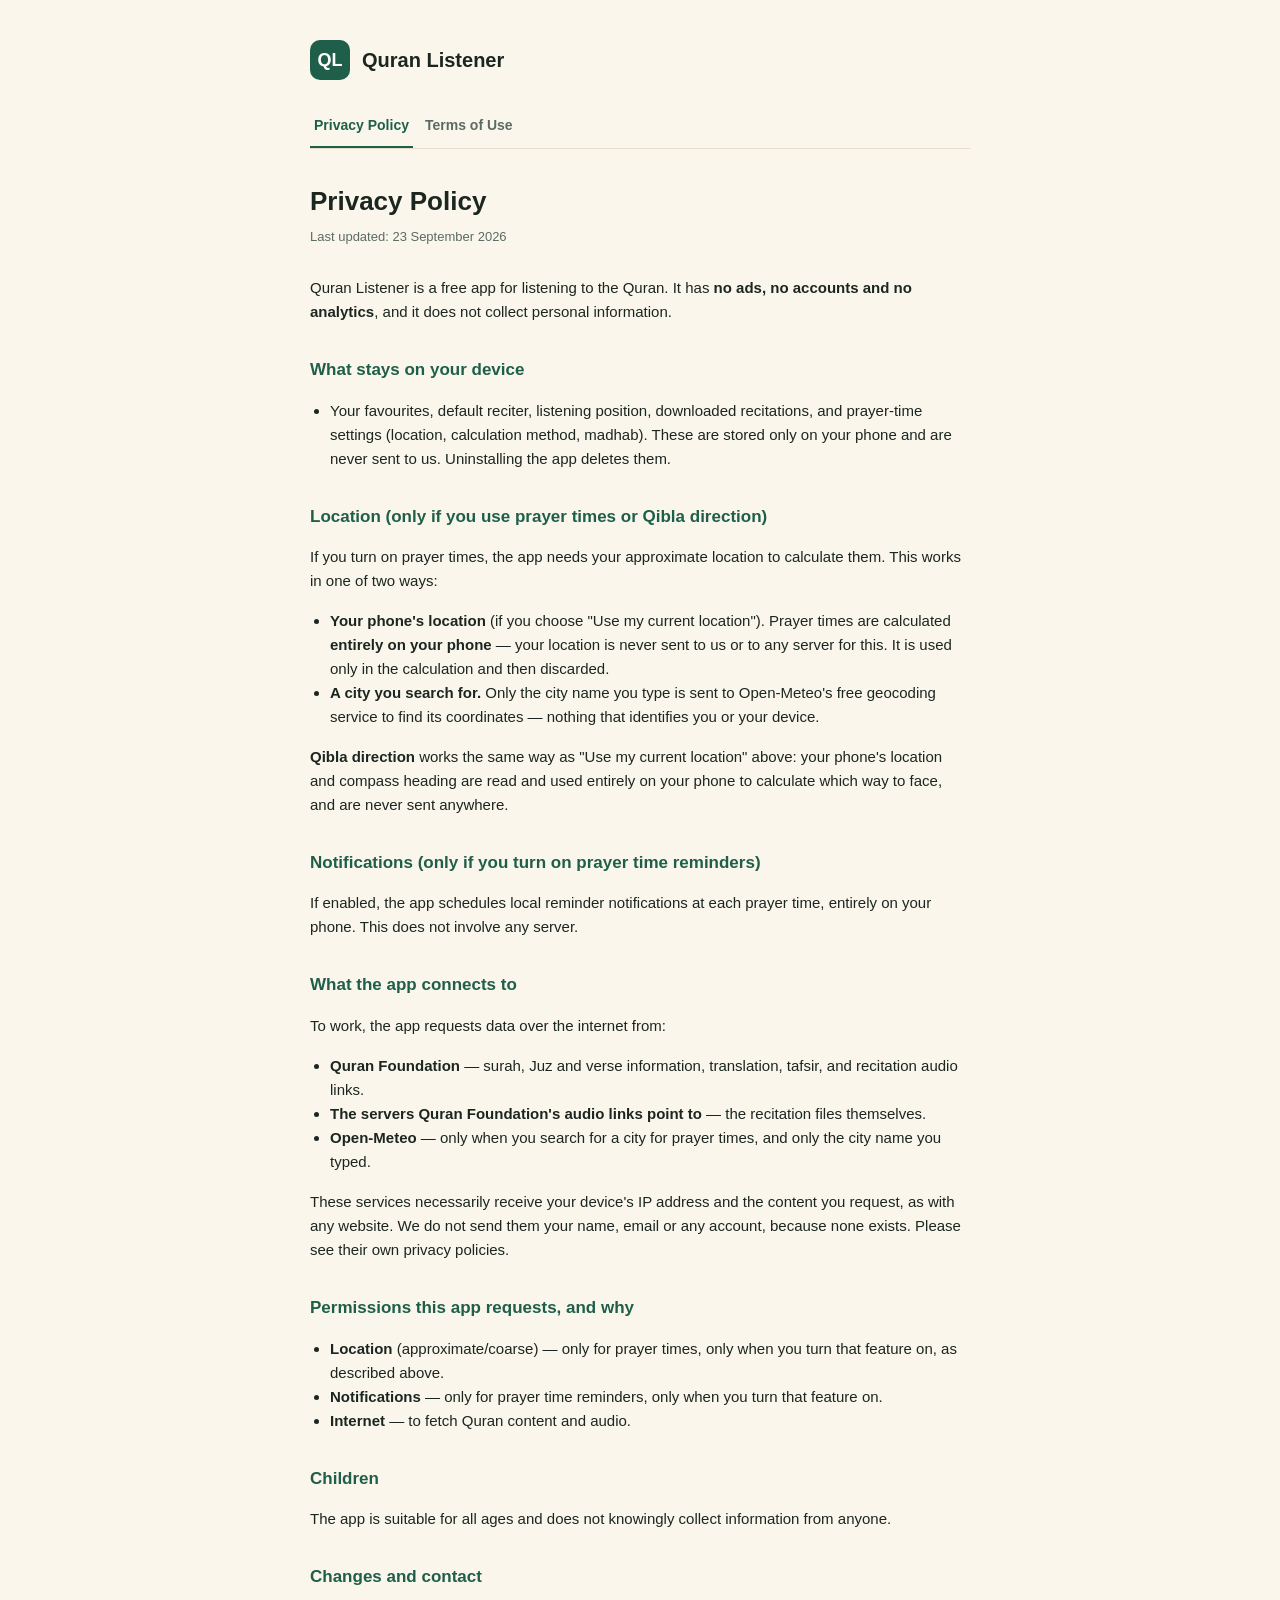
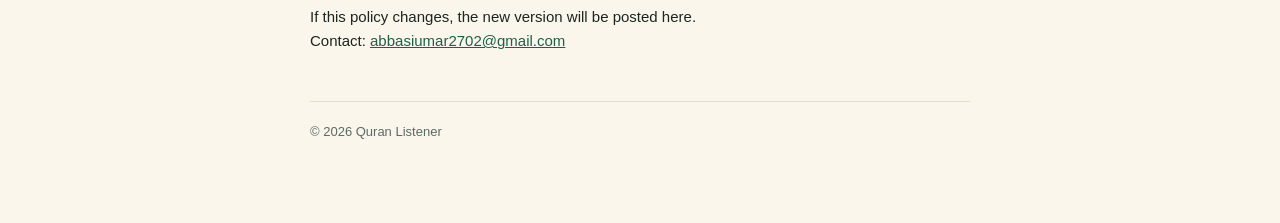
<file: index.html>
<!DOCTYPE html>
<html lang="en">
<head>
<meta charset="UTF-8">
<meta name="viewport" content="width=device-width, initial-scale=1.0">
<title>Privacy Policy — Quran Listener</title>
<link rel="stylesheet" href="style.css">
</head>
<body>
<div class="wrap">
  <header class="top">
    <div class="badge">QL</div>
    <h1>Quran Listener</h1>
  </header>
  <nav class="tabs">
    <a href="index.html" class="active">Privacy Policy</a>
    <a href="terms.html">Terms of Use</a>
  </nav>

  <h1 class="title">Privacy Policy</h1>
  <div class="updated">Last updated: 23 September 2026</div>

  <p>Quran Listener is a free app for listening to the Quran. It has
  <strong>no ads, no accounts and no analytics</strong>, and it does not
  collect personal information.</p>

  <h2>What stays on your device</h2>
  <ul>
    <li>Your favourites, default reciter, listening position, downloaded
    recitations, and prayer-time settings (location, calculation method,
    madhab). These are stored only on your phone and are never sent to us.
    Uninstalling the app deletes them.</li>
  </ul>

  <h2>Location (only if you use prayer times or Qibla direction)</h2>
  <p>If you turn on prayer times, the app needs your approximate location to
  calculate them. This works in one of two ways:</p>
  <ul>
    <li><strong>Your phone's location</strong> (if you choose "Use my current
    location"). Prayer times are calculated <strong>entirely on your
    phone</strong> — your location is never sent to us or to any server for
    this. It is used only in the calculation and then discarded.</li>
    <li><strong>A city you search for.</strong> Only the city name you type is
    sent to Open-Meteo's free geocoding service to find its coordinates —
    nothing that identifies you or your device.</li>
  </ul>
  <p><strong>Qibla direction</strong> works the same way as "Use my current
  location" above: your phone's location and compass heading are read and
  used entirely on your phone to calculate which way to face, and are never
  sent anywhere.</p>

  <h2>Notifications (only if you turn on prayer time reminders)</h2>
  <p>If enabled, the app schedules local reminder notifications at each
  prayer time, entirely on your phone. This does not involve any server.</p>

  <h2>What the app connects to</h2>
  <p>To work, the app requests data over the internet from:</p>
  <ul>
    <li><strong>Quran Foundation</strong> — surah, Juz and verse information,
    translation, tafsir, and recitation audio links.</li>
    <li><strong>The servers Quran Foundation's audio links point to</strong> —
    the recitation files themselves.</li>
    <li><strong>Open-Meteo</strong> — only when you search for a city for
    prayer times, and only the city name you typed.</li>
  </ul>
  <p>These services necessarily receive your device's IP address and the
  content you request, as with any website. We do not send them your name,
  email or any account, because none exists. Please see their own privacy
  policies.</p>

  <h2>Permissions this app requests, and why</h2>
  <ul>
    <li><strong>Location</strong> (approximate/coarse) — only for prayer
    times, only when you turn that feature on, as described above.</li>
    <li><strong>Notifications</strong> — only for prayer time reminders, only
    when you turn that feature on.</li>
    <li><strong>Internet</strong> — to fetch Quran content and audio.</li>
  </ul>

  <h2>Children</h2>
  <p>The app is suitable for all ages and does not knowingly collect
  information from anyone.</p>

  <h2>Changes and contact</h2>
  <p>If this policy changes, the new version will be posted here.<br>
  Contact: <a href="mailto:abbasiumar2702@gmail.com">abbasiumar2702@gmail.com</a></p>

  <footer>© 2026 Quran Listener</footer>
</div>
</body>
</html>
</file>
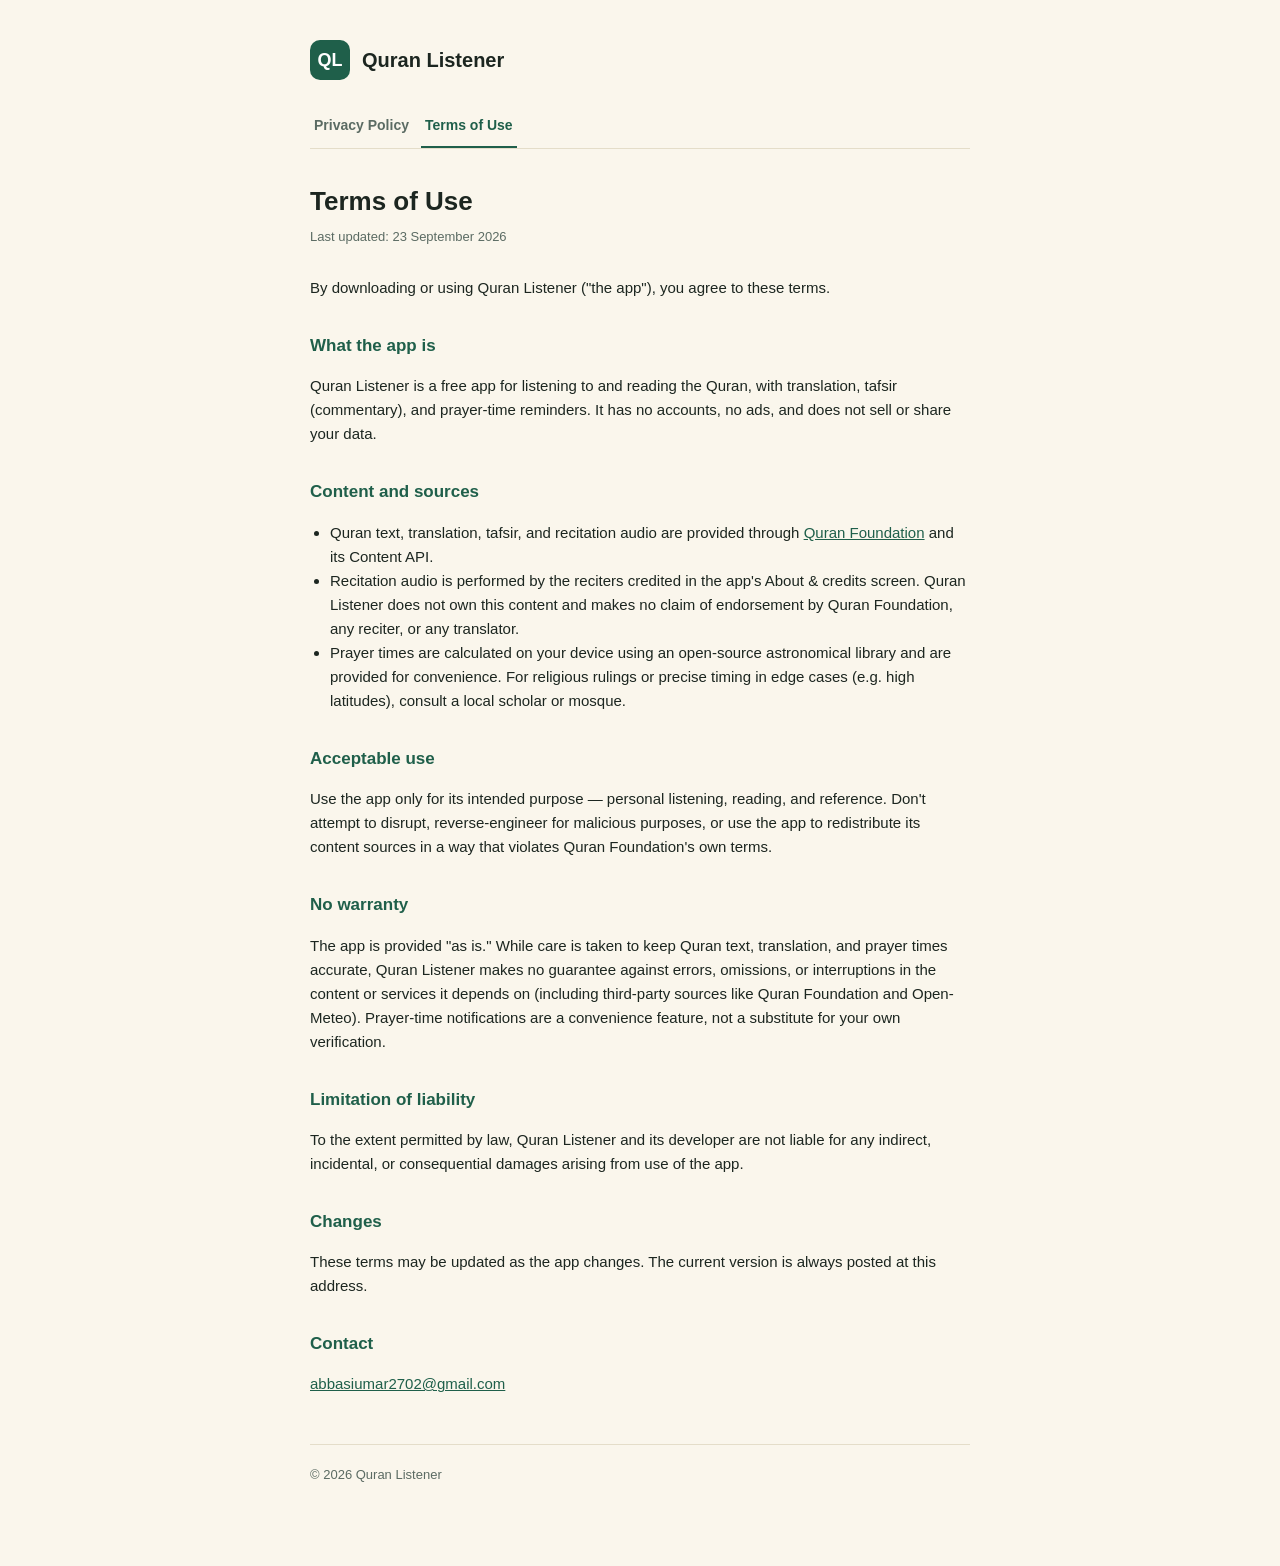
<file: terms.html>
<!DOCTYPE html>
<html lang="en">
<head>
<meta charset="UTF-8">
<meta name="viewport" content="width=device-width, initial-scale=1.0">
<title>Terms of Use — Quran Listener</title>
<link rel="stylesheet" href="style.css">
</head>
<body>
<div class="wrap">
  <header class="top">
    <div class="badge">QL</div>
    <h1>Quran Listener</h1>
  </header>
  <nav class="tabs">
    <a href="index.html">Privacy Policy</a>
    <a href="terms.html" class="active">Terms of Use</a>
  </nav>

  <h1 class="title">Terms of Use</h1>
  <div class="updated">Last updated: 23 September 2026</div>

  <p>By downloading or using Quran Listener ("the app"), you agree to these
  terms.</p>

  <h2>What the app is</h2>
  <p>Quran Listener is a free app for listening to and reading the Quran,
  with translation, tafsir (commentary), and prayer-time reminders. It has no
  accounts, no ads, and does not sell or share your data.</p>

  <h2>Content and sources</h2>
  <ul>
    <li>Quran text, translation, tafsir, and recitation audio are provided
    through <a href="https://quran.foundation" target="_blank" rel="noopener">Quran Foundation</a>
    and its Content API.</li>
    <li>Recitation audio is performed by the reciters credited in the app's
    About &amp; credits screen. Quran Listener does not own this content and
    makes no claim of endorsement by Quran Foundation, any reciter, or any
    translator.</li>
    <li>Prayer times are calculated on your device using an open-source
    astronomical library and are provided for convenience. For religious
    rulings or precise timing in edge cases (e.g. high latitudes), consult a
    local scholar or mosque.</li>
  </ul>

  <h2>Acceptable use</h2>
  <p>Use the app only for its intended purpose — personal listening, reading,
  and reference. Don't attempt to disrupt, reverse-engineer for malicious
  purposes, or use the app to redistribute its content sources in a way that
  violates Quran Foundation's own terms.</p>

  <h2>No warranty</h2>
  <p>The app is provided "as is." While care is taken to keep Quran text,
  translation, and prayer times accurate, Quran Listener makes no guarantee
  against errors, omissions, or interruptions in the content or services it
  depends on (including third-party sources like Quran Foundation and
  Open-Meteo). Prayer-time notifications are a convenience feature, not a
  substitute for your own verification.</p>

  <h2>Limitation of liability</h2>
  <p>To the extent permitted by law, Quran Listener and its developer are not
  liable for any indirect, incidental, or consequential damages arising from
  use of the app.</p>

  <h2>Changes</h2>
  <p>These terms may be updated as the app changes. The current version is
  always posted at this address.</p>

  <h2>Contact</h2>
  <p><a href="mailto:abbasiumar2702@gmail.com">abbasiumar2702@gmail.com</a></p>

  <footer>© 2026 Quran Listener</footer>
</div>
</body>
</html>
</file>
<file: style.css>
:root {
  --bg: #FAF6EC;
  --fg: #1C2620;
  --accent: #1F5F4A;
  --muted: #5B6B63;
  --border: #E4DDC9;
}

* { box-sizing: border-box; }

body {
  margin: 0;
  background: var(--bg);
  color: var(--fg);
  font-family: -apple-system, BlinkMacSystemFont, "Segoe UI", Roboto, Helvetica, Arial, sans-serif;
  line-height: 1.6;
}

.wrap {
  max-width: 700px;
  margin: 0 auto;
  padding: 40px 20px 80px;
}

header.top {
  display: flex;
  align-items: center;
  gap: 12px;
  margin-bottom: 8px;
}

.badge {
  width: 40px;
  height: 40px;
  border-radius: 10px;
  background: var(--accent);
  color: #fff;
  display: flex;
  align-items: center;
  justify-content: center;
  font-weight: 700;
  font-size: 18px;
  flex-shrink: 0;
}

header.top h1 {
  font-size: 20px;
  margin: 0;
}

nav.tabs {
  display: flex;
  gap: 8px;
  margin: 24px 0 32px;
  border-bottom: 1px solid var(--border);
}

nav.tabs a {
  text-decoration: none;
  color: var(--muted);
  padding: 10px 4px;
  font-size: 14px;
  font-weight: 600;
  border-bottom: 2px solid transparent;
}

nav.tabs a.active {
  color: var(--accent);
  border-bottom-color: var(--accent);
}

h1.title {
  font-size: 26px;
  margin: 0 0 4px;
}

.updated {
  color: var(--muted);
  font-size: 13px;
  margin-bottom: 28px;
}

h2 {
  font-size: 17px;
  margin: 32px 0 8px;
  color: var(--accent);
}

p, li {
  font-size: 15px;
  color: var(--fg);
}

ul {
  padding-left: 20px;
}

strong { color: var(--fg); }

a { color: var(--accent); }

footer {
  margin-top: 48px;
  padding-top: 20px;
  border-top: 1px solid var(--border);
  font-size: 13px;
  color: var(--muted);
}
</file>
